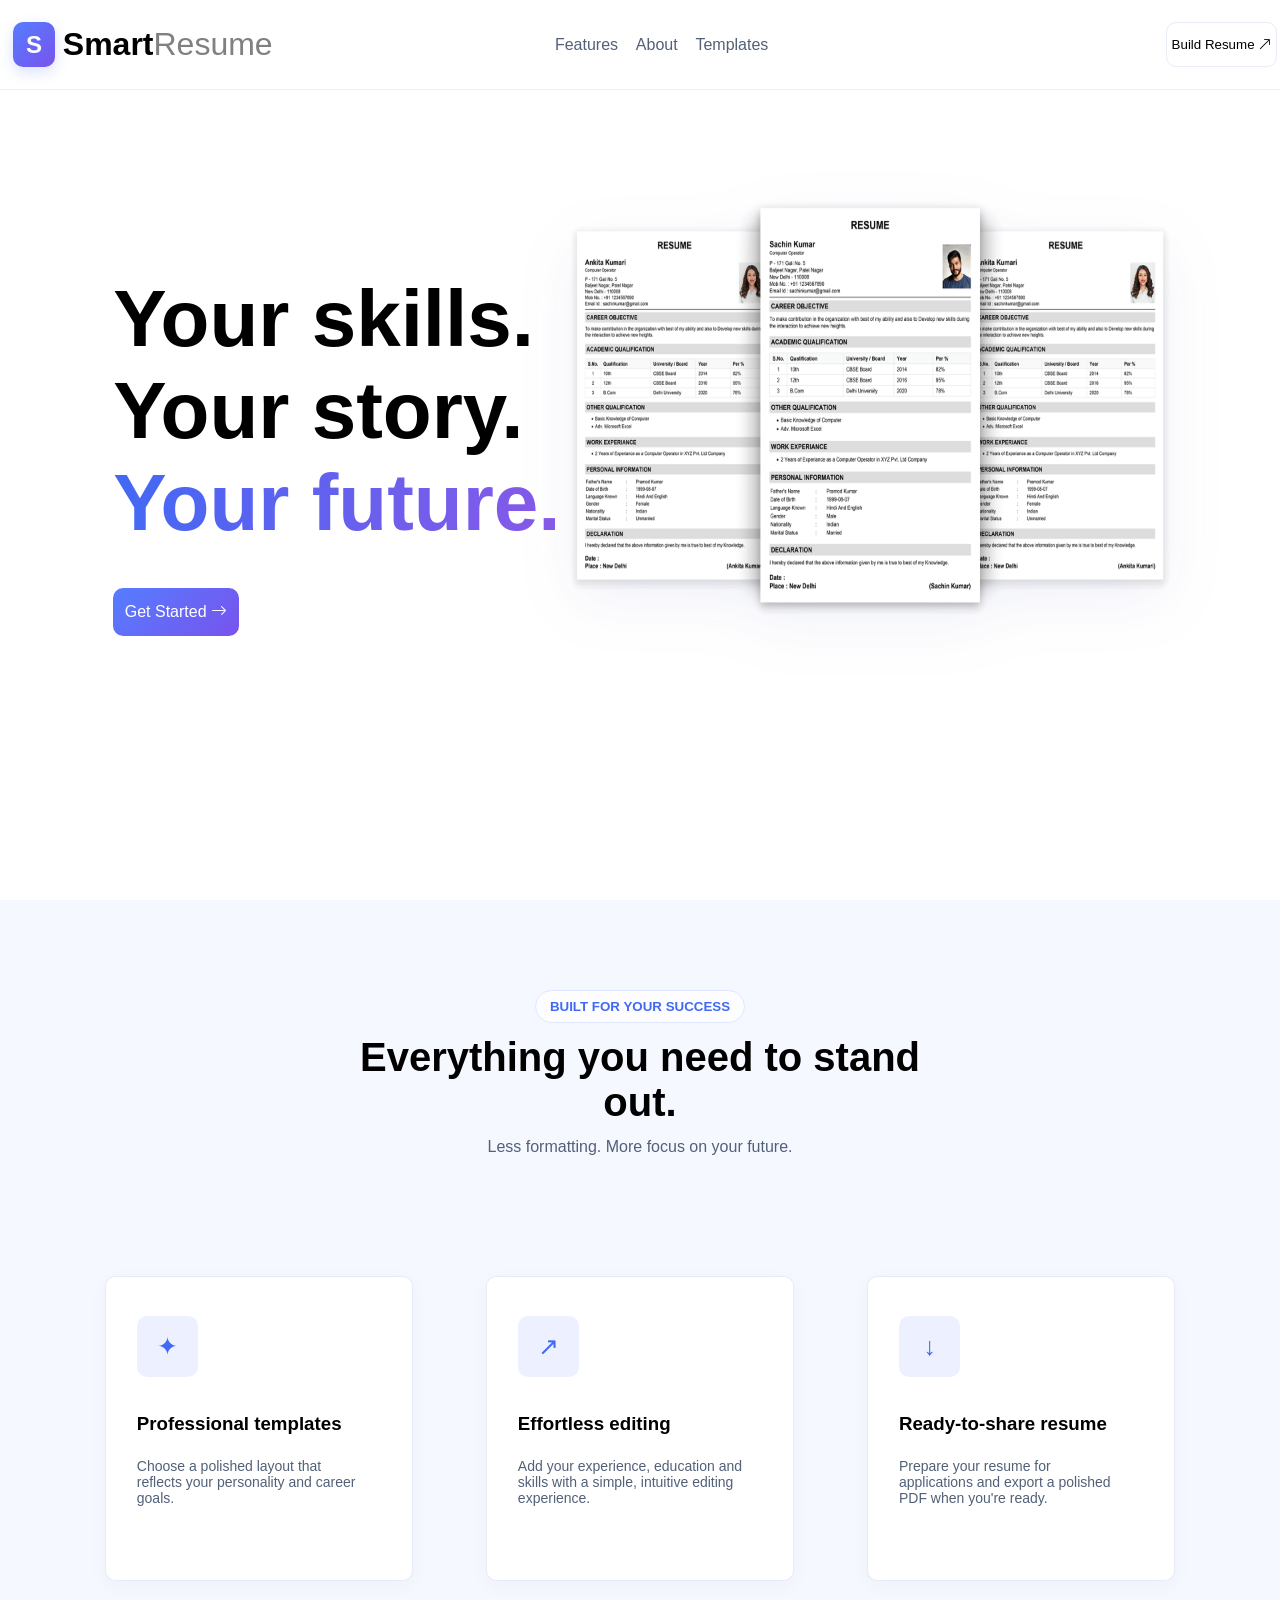
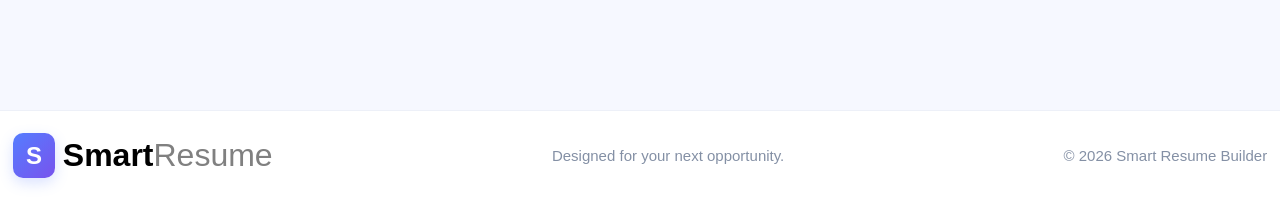
<file: index.html>
<!DOCTYPE html>
<html lang="en">
<head>
    <meta charset="UTF-8">
    <meta name="viewport" content="width=device-width, initial-scale=1.0">
    <title>Smart Resume Builder</title>
    <link rel="shortcut icon" href="Smart-Resume-Sparkle-Icon.png" type="image/x-icon">
    <link rel="stylesheet" href="style.css">
</head>
<body>
    <main>
        <header>
            <a href="index.html">
                <div class="logo">
                    <h2>S</h2><h1>Smart<span class="head-grey">Resume</span></h1>
                </div>
            </a>
            <nav>
                <a href="#features" class="nav-btn">Features</a><a href="#about" class="nav-btn">About</a><a href="templates.html" class="nav-btn">Templates</a>
            </nav>
            <a href="editor.html"><button class="get-started" id="choose" data-template="custom">Build Resume <i class="bi bi-arrow-up-right"></i></button></a>
        </header>
        <section class="hero" id="about">
            <h2>
                Your skills.
                Your story.
                <span>Your future.</span>
            </h2>
            <div class="image-container">
                <img src="resumeDash.webp" alt="resume">
            </div>
            <a href="templates.html"><button class="create-resume">Get Started <i class="bi bi-arrow-right"></i></button></a>
        </section>
        <section id="features" class="features">
            <small>BUILT FOR YOUR SUCCESS</small>
            <h2>Everything you need to stand 
                out.</h2>
            <p>Less formatting. More focus on your future.</p>
            <section class="card-container">
                <section class="card">
                    <div class="icon">✦</div>
                    <div class="content">
                        <h3>Professional templates</h3>
                        <p>Choose a polished layout that reflects your personality 
                        and career goals.</p>
                    </div>
                </section>
                <section class="card">
                    <div class="icon">↗</div>
                    <div class="content">
                        <h3>Effortless editing</h3>
                        <p>Add your experience, education and skills with a simple, 
                        intuitive editing experience.</p>
                    </div>
                </section>
                <section class="card">
                    <div class="icon">↓</div>
                    <div class="content">
                        <h3>Ready-to-share resume</h3>
                        <p>Prepare your resume for applications and export a 
                        polished PDF when you're ready.</p>
                    </div>
                </section>
            </section>
        </section>
        <footer>
            <a href="index.html">
                <div class="logo">
                    <h2>S</h2><h1>Smart<span class="head-grey">Resume</span></h1>
                </div>
            </a>
            <p>Designed for your next opportunity.</p>
            <span class="foot-span">© 2026 Smart Resume Builder</span>
        </footer>
    </main>
    <script src="template.js"></script>
</body>
</html>
</file>
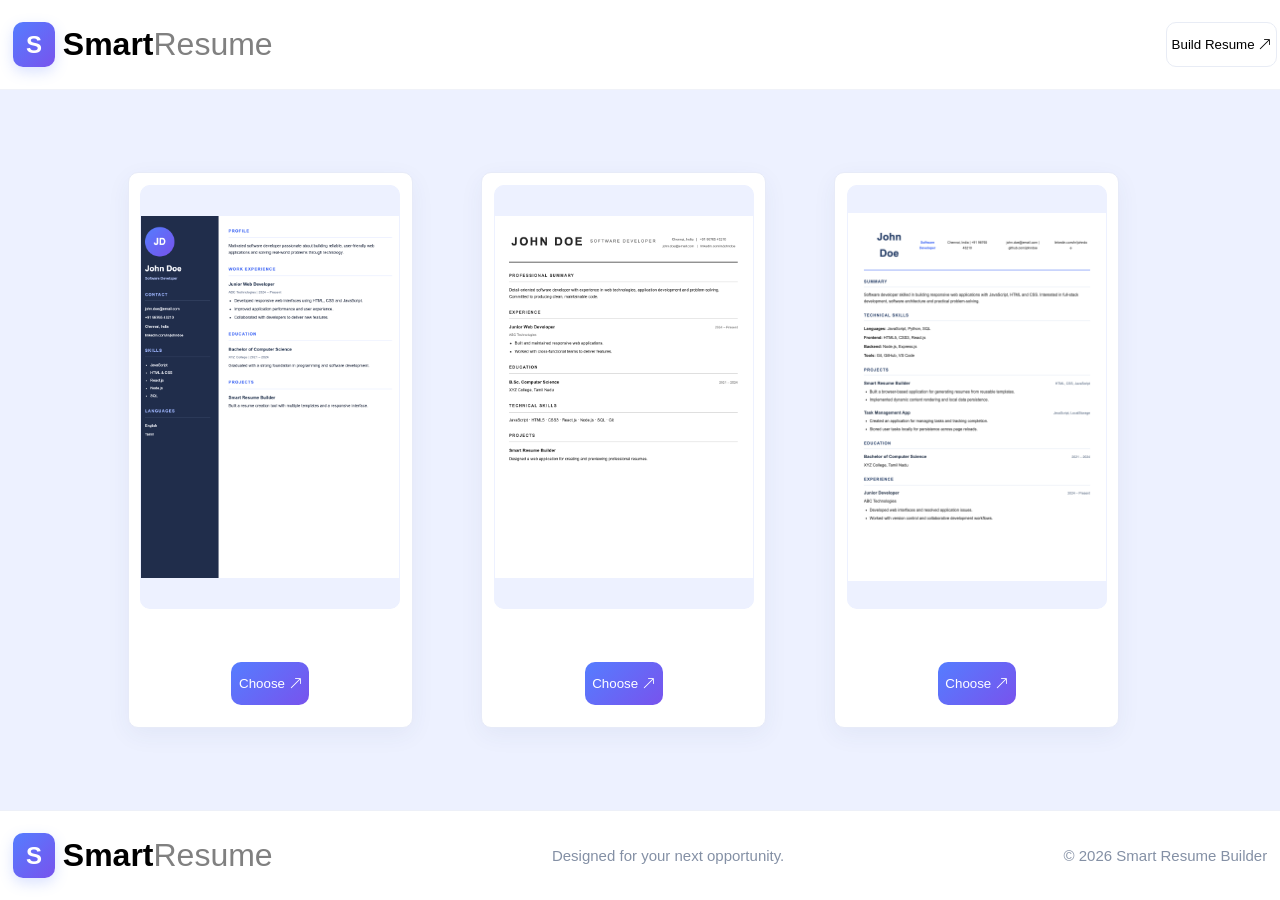
<file: templates.html>
<!DOCTYPE html>
<html lang="en">
<head>
    <meta charset="UTF-8">
    <meta name="viewport" content="width=device-width, initial-scale=1.0">
    <title>Smart Resume Builder</title>
    <link rel="shortcut icon" href="Smart-Resume-Sparkle-Icon.png" type="image/x-icon">
    <link rel="stylesheet" href="style.css">
</head>
<body>
    <main>
        <header>
            <a href="index.html">
                <div class="logo">
                    <h2>S</h2><h1>Smart<span class="head-grey">Resume</span></h1>
                </div>
            </a>
            <!-- <nav>
                <a href="#features" class="nav-btn">Features</a><a href="#about" class="nav-btn">About</a><a href="templates.html" class="nav-btn">Templates</a>
            </nav> -->
            <a href="editor.html"><button class="get-started" id="choose" data-template="custom">Build Resume <i class="bi bi-arrow-up-right"></i></button></a>
        </header>
        <section class="templates-container">
            <section class="template-cards">
                <section class="template-image"><img src="modern-preview.png"></section>
                <button class="choose" data-template="modern">Choose <i class="bi bi-arrow-up-right"></i></button>
            </section>
            <section class="template-cards">
                <section class="template-image"><img src="minimal-preview.png"></section>
                <button class="choose" data-template="minimal">Choose <i class="bi bi-arrow-up-right"></i></button>
            </section>
            <section class="template-cards">
                <section class="template-image"><img src="developer-preview.png"></section>
                <button class="choose" data-template="developer">Choose <i class="bi bi-arrow-up-right"></i></button>
            </section>
        </section>
        <footer>
            <a href="index.html">
                <div class="logo">
                    <h2>S</h2><h1>Smart<span class="head-grey">Resume</span></h1>
                </div>
            </a>
            <p>Designed for your next opportunity.</p>
            <span class="foot-span">© 2026 Smart Resume Builder</span>
        </footer>
    </main>
    <script src="template.js"></script>
</body>
</html>
</file>
<file: style.css>
@import url("https://cdn.jsdelivr.net/npm/bootstrap-icons@1.13.1/font/bootstrap-icons.min.css");

*{
    padding: 0;
    margin: 0;
    box-sizing: border-box;
    scrollbar-width: none;
    font-family: Inter, "Segoe UI", Arial, sans-serif;
    scroll-behavior: smooth;
}

:root {
    --accent-blue: #557dff;
    --accent-purple: #7853ed;
    --surface-border: #e8ecf5;
    --surface-shadow: 0 12px 35px rgba(46, 62, 120, 0.08);
    --surface-shadow-hover: 0 22px 45px rgba(55, 73, 145, 0.15);
    --ease-smooth: cubic-bezier(.22, 1, .36, 1);
    --theme-bg : white;
    --theme-font : black;
}

/* Styles for Home Page */

a{
    text-decoration: none;
}

main{
    width: 100vw;
    height: 100vh;
}

header{
    width: 100%;
    height: 10%;
    display: flex;
    justify-content: space-between;
    align-items: center;
    border-bottom: 1px solid #f0f2f8;
    background-color: white;
    padding: 1%;
}

.logo{
    display: flex;
    align-items: center;
    gap: 3%;
    cursor: pointer;
    color: black;
    width: fit-content;
}

.logo h2{
    background: linear-gradient(135deg, #557dff, #7853ed);
    color: white;
    width: 50px;
    height: 45px;
    padding: 1%;
    display: flex;
    justify-content: center;
    align-items: center;
    border-radius: 10px;
}

.head-grey{
    color: grey;
    font-weight: 400;
}

nav{
    display: flex;
    gap: 10%;
    position: relative;
    right: 6%;
}

nav a{
    text-decoration: none;
    align-items: center;
    color: #526078;
}

.get-started{
    width: 110%;
    height: 45px;
    border-radius: 10px;
    background-color: transparent;
    border: 1px solid #e8ecf5;
    cursor: pointer;
    transition: 0.3s;
    padding: 1%;
}

.get-started:hover{
    transform: translateY(-3px);
}

header {
    position: relative;
    z-index: 5;
    transition: box-shadow .3s ease;
}

header:focus-within {
    box-shadow: 0 8px 25px rgba(40, 60, 120, .06);
}

.logo h2 {
    position: relative;
    overflow: hidden;
    box-shadow: 0 5px 14px rgba(85, 125, 255, .22);
    transition: transform .35s var(--ease-smooth),
                box-shadow .35s ease;
}

.logo:hover h2 {
    transform: rotate(-5deg) scale(1.06);
    box-shadow: 0 9px 22px rgba(85, 125, 255, .3);
}

nav a {
    position: relative;
    transition: color .25s ease;
}

nav a::after {
    content: "";
    position: absolute;
    left: 0;
    bottom: -7px;
    width: 100%;
    height: 2px;
    border-radius: 10px;
    background: linear-gradient(90deg, var(--accent-blue), var(--accent-purple));
    transform: scaleX(0);
    transform-origin: left;
    transition: transform .3s var(--ease-smooth);
}

nav a:hover {
    color: var(--accent-blue);
}

nav a:hover::after {
    transform: scaleX(1);
}

.hero{
    width: 100%;
    height: 90%;
    padding: 1%;
}

.hero h2{
    white-space: pre-line;
    font-size: 80px;
    position: relative;
    left: 8%;
    top: 10%;
    width: fit-content;
}

.hero h2 span{
    background: linear-gradient(100deg, #4169f5, #8958e8);
    background-clip: text;
    -webkit-background-clip: text;
    color: transparent;
}

.image-container{
    width: 50%;
    height: 50%;
    position: absolute;
    top: 20%;
    right: 7%;
}

.image-container img{
    width: 100%;
    height: 100%;
}

.create-resume{
    width: 10%;
    height: 6%;
    font-size: 16px;
    font-weight: 500;
    color: white;
    background: linear-gradient(135deg, #557dff, #7853ed);
    border-radius: 10px;
    border: none;
    cursor: pointer;
    position: relative;
    top: 15%;
    left: 8%;
    transition: 0.3s;
}

.create-resume:hover{
    transform: translateY(-3px);
}

html {
    scroll-behavior: smooth;
}

body {
    -webkit-font-smoothing: antialiased;
}

main {
    overflow-x: clip;
}

::selection {
    background: rgba(85, 125, 255, 0.2);
    color: #243d94;
}

.features{
    width: 100%;
    height: 90%;
    text-align: center;
    background-color: #f6f8ff;
    padding: 1%;
    padding-top: 7%;
}

.features small{
    color: #4169f4;
    letter-spacing: 2%;
    word-spacing: 2%;
}

.features h2{
    white-space: pre-line;
    font-size: 40px;
    margin-top: 1%;
    margin-bottom: 1%;
}

.features p{
    color: #526078;
    font-weight: 100;
    margin-bottom: 2%;
}

.features .card-container{
    width: 100%;
    height: 70%;
    display: flex;
    padding: 1%;
    gap: 6%;
    align-items: center;
    justify-content: center;
}

.features .card-container .card{
    width: 25%;
    transition: 0.5s;
    height:  65%;
    background-color: white;
    position: relative;
    border-radius: 10px;
    padding: 1%;
}

.features .card-container .card .icon{
    width: 20%;
    height: 20%;
    background-color: #edf1ff;
    color: #4169f4;
    position: absolute;
    left: 10%;
    top: 13%;
    border-radius: 10px;
    display: flex;
    align-items: center;
    justify-content: center;
    font-size: 25px;
    font-weight: 500;
}

.features .card-container .card .content{
    text-align: left;
    width: 75%;
    height: fit-content;
    position: absolute;
    top: 45%;
    left: 10%;
}

.features .card-container .card .content p{
    color: #526078;
    font-weight: lighter;
    font-size: 14px;
    margin-top: 10%;
}

.features .card-container .card:hover{
    transform: translateY(-10px);
}

footer{
    width: 100%;
    height: 10%;
    padding: 1%;
    display: flex;
    align-items: center;
    justify-content: space-between;
}

footer .foot-span, footer p{
    color: #8490a5;
    font-size: 15px;
}


/* Styles for Templates Page */

.templates-container{
    width: 100%;
    height: 80%;
    background-color: #edf1ff;
    display: flex;
    align-items: center;
    gap: 6%;
    padding: 1%;
    flex-wrap: nowrap;
    overflow-x: scroll;
    padding-left: 10%;
}

.templates-container .template-cards{
    width: 25%;
    height: 80%;
    background-color: white;
    flex: 0 0 25%;
    border-radius: 10px;
    padding: 1%;
    transition: 0.5s;
}

.templates-container .template-cards .template-image{
    width: 100%;
    height: 80%;
    border-radius: 10px;
    background-color: #edf1ff;
}

.templates-container .template-cards .template-image img{
    width: 100%;
    height: 100%;
    border-radius: 10px;
    border: 1px solid #edf1ff;
    object-fit: contain;
}

.choose{
    width: 30%;
    height: 8%;
    background: linear-gradient(135deg, #557dff, #7853ed);
    border: none;
    color: white;
    border-radius: 10px;
    position: relative;
    top: 10%;
    left: 35%;
    cursor: pointer;
}

.templates-container .template-cards:hover{
    transform: translateY(-10px);
}



/* Editor Page */

.resume-main{
    width: 100%;
    height: 90%;
    display: flex;
}

.resume-section {
    width: 80%;
    height: 100%;
    padding: 35px;
    background: #edf1ff;
    display: flex;
    justify-content: center;
    align-items: flex-start;
    overflow: auto;
}

.resume {
    width: 100%;
    height: 100%;
    flex-shrink: 0;
    background: #fff;
    color: #263044;
    font-family: Inter, "Segoe UI", Arial, sans-serif;
    font-size: 12px;
    line-height: 1.65;
    box-shadow: 0 8px 35px rgba(42, 57, 100, 0.12);
    overflow-wrap: anywhere;
}

.resume p {
    margin-bottom: 8px;
}

.resume h3 {
    font-size: 12px;
    letter-spacing: 1.5px;
    margin-bottom: 14px;
}

.resume h4 {
    font-size: 13px;
    margin-bottom: 5px;
}

.resume section {
    margin-bottom: 25px;
}

.resume ul {
    padding-left: 17px;
    margin-bottom: 0;
}

.resume li {
    margin-bottom: 5px;
}

.resume .resume-meta {
    color: #78849a;
    font-size: 10px;
}

.resume-item {
    margin-bottom: 20px;
}


/* Modern Resume */

.resume-modern {
    display: grid;
    grid-template-columns: 245px minmax(0, 1fr);
    font-family: Inter, "Segoe UI", Arial, sans-serif;
}

.resume-modern .modern-sidebar {
    background: #202d4b;
    color: #f8faff;
    padding: 40px 25px;
}

.resume-modern .modern-avatar {
    width: 88px;
    height: 88px;
    border-radius: 50%;
    background: linear-gradient(135deg, #557dff, #7853ed);
    color: white;
    display: flex;
    align-items: center;
    justify-content: center;
    font-size: 28px;
    font-weight: 700;
    margin-bottom: 20px;
}

.resume-modern .modern-sidebar h2 {
    font-size: 24px;
    line-height: 1.3;
    margin-bottom: 5px;
}

.resume-modern .modern-role {
    color: #b7c8ff;
    font-size: 12px;
    margin-bottom: 30px;
}

.resume-modern .modern-sidebar section {
    margin-top: 28px;
    margin-bottom: 25px;
}

.resume-modern .modern-sidebar h3 {
    color: #9fb6ff;
    border-bottom: 1px solid #465577;
    padding-bottom: 8px;
}

.resume-modern .modern-sidebar p,
.resume-modern .modern-sidebar li {
    font-size: 11px;
    overflow-wrap: anywhere;
}

.resume-modern .modern-sidebar ul {
    padding-left: 16px;
}

.resume-modern .modern-content {
    padding: 43px 30px;
}

.resume-modern .modern-content section {
    margin-bottom: 30px;
}

.resume-modern .modern-content h3 {
    color: #4169f5;
    border-bottom: 2px solid #e6ebff;
    padding-bottom: 8px;
}

.resume-modern .modern-content h4 {
    color: #263650;
}

/* Minimal Resume */

.resume-minimal {
    padding: 48px 55px;
    color: #252525;
    background: #fff;
}

.resume-minimal .minimal-header {
    text-align: center;
    padding-bottom: 25px;
    margin-bottom: 30px;
    border-bottom: 2px solid #252525;
}

.resume-minimal .minimal-header h1 {
    font-size: 34px;
    letter-spacing: 5px;
    margin-bottom: 8px;
}

.resume-minimal .minimal-header > p {
    font-size: 12px;
    letter-spacing: 3px;
    color: #555;
}

.resume-minimal .minimal-contact {
    color: #666;
    font-size: 10px;
    line-height: 2;
    overflow-wrap: anywhere;
}

.resume-minimal section {
    margin-bottom: 27px;
}

.resume-minimal h3 {
    font-size: 12px;
    letter-spacing: 1.8px;
    border-bottom: 1px solid #b8b8b8;
    padding-bottom: 8px;
    color: #333;
}

.resume-minimal h4 {
    font-size: 13px;
}

.resume-minimal .minimal-item {
    margin-bottom: 18px;
}

.resume-minimal .minimal-row {
    display: flex;
    justify-content: space-between;
    align-items: baseline;
    gap: 12px;
}

.resume-minimal .minimal-row h4 {
    margin-bottom: 4px;
}

.resume-minimal .minimal-row span {
    color: #777;
    font-size: 10px;
    flex-shrink: 0;
}

.resume-minimal .resume-meta {
    color: #777;
}

/* Developer Resume */

.resume-developer {
    padding: 45px 55px;
    background: #fff;
    color: #222;
    font-size: 12px;
    line-height: 1.6;
}

.resume-developer .developer-header {
    text-align: center;
    border-bottom: 2px solid #4169f5;
    padding-bottom: 20px;
    margin-bottom: 25px;
}

.resume-developer .developer-header h1 {
    font-size: 31px;
    color: #263f68;
    margin-bottom: 5px;
}

.resume-developer .developer-title {
    font-size: 15px;
    font-weight: 600;
    color: #4169f5;
    margin-bottom: 10px;
}

.resume-developer .developer-header p {
    margin-bottom: 4px;
    font-size: 10px;
    overflow-wrap: anywhere;
}


.resume-developer section {
    margin-bottom: 24px;
}

.resume-developer h3 {
    color: #263f68;
    font-size: 12px;
    letter-spacing: 1.3px;
    border-bottom: 1px solid #ccd7ec;
    padding-bottom: 7px;
    margin-bottom: 13px;
}

.resume-developer h4 {
    color: #27354a;
}

.resume-developer .developer-row {
    display: flex;
    justify-content: space-between;
    align-items: baseline;
    gap: 12px;
}

.resume-developer .developer-row h4 {
    margin-bottom: 5px;
}

.resume-developer .developer-row span {
    color: #64748b;
    font-size: 10px;
    flex-shrink: 0;
}

.resume-developer .developer-item {
    margin-bottom: 20px;
}

.resume-custom {
    box-sizing: border-box;
    width: 100%;
    max-width: 794px;
    min-height: 1123px;
    margin: 0 auto;
    padding: 42px;
    background: #fff;
    color: #252525;
    font-family: Arial, sans-serif;
    line-height: 1.5;
}

.custom-header {
    padding-bottom: 18px;
    margin-bottom: 20px;
    border-bottom: 2px solid #333;
    overflow-wrap: anywhere;
}

.custom-header h1 {
    margin: 0 0 5px;
    font-size: 30px;
}

.custom-header p {
    margin: 4px 0;
    font-size: 12px;
}

.custom-sortable {
    min-height: 300px;
}

.custom-resume-section {
    margin-bottom: 22px;
    padding: 10px;
    border: 1px solid transparent;
    border-radius: 5px;
    overflow-wrap: anywhere;
}

.custom-resume-section:hover {
    border-color: #c9d5e8;
    background: #f8faff;
}

.custom-resume-section h3 {
    display: flex;
    align-items: center;
    justify-content: space-between;
    gap: 12px;
    padding-bottom: 6px;
    margin: 0 0 10px;
    border-bottom: 1px solid #ccc;
    font-size: 15px;
    letter-spacing: 1px;
}

.drag-handle {
    flex-shrink: 0;
    font-size: 11px;
    font-weight: normal;
    letter-spacing: 0;
    color: #4263a5;
    cursor: grab;
    user-select: none;
}

.drag-handle:active {
    cursor: grabbing;
}

.section-placeholder {
    height: 65px;
    margin-bottom: 22px;
    border: 2px dashed #7c94c5;
    border-radius: 5px;
    background: #edf2ff;
}

.custom-resume-section p,
.custom-resume-section li {
    font-size: 12px;
}

/* Resume Editer Style */

.resume-main {
    height: 90%;
    min-height: 0;
    overflow: hidden;
}

.resume-section {
    width: 75%;
    min-width: 0;
    height: 100%;
    padding: 35px;
    overflow: auto;
}

.resume-section .resume {
    width: 100%;
    height: max-content;
    min-height: 100%;
}

.editor {
    width: 25%;
    min-width: 280px;
    max-width: 420px;
    height: 100%;
    padding: 22px 18px;
    background: #ffffff;
    border-left: 1px solid #e8ecf5;
    overflow-y: auto;
    scrollbar-width: thin;
}

.editor-heading {
    margin-bottom: 24px;
}

.editor-heading h2 {
    font-size: 21px;
    color: #263650;
    margin-bottom: 7px;
}

.editor-heading p {
    color: #8490a5;
    font-size: 12px;
    line-height: 1.6;
}

#resume-form {
    display: flex;
    flex-direction: column;
    gap: 18px;
}

#resume-form fieldset {
    border: 1px solid #e5eaf5;
    border-radius: 12px;
    padding: 15px;
    min-width: 0;
}

#resume-form legend {
    padding: 0 7px;
    color: #4169f5;
    font-size: 12px;
    font-weight: 700;
    letter-spacing: 0.5px;
}

#resume-form label {
    display: block;
    margin: 13px 0 7px;
    color: #39465e;
    font-size: 12px;
    font-weight: 600;
}

#resume-form label:first-of-type {
    margin-top: 3px;
}

#resume-form input,
#resume-form textarea {
    display: block;
    width: 100%;
    padding: 11px 12px;
    border: 1px solid #dfe5f0;
    border-radius: 8px;
    background: #fafbff;
    color: #263044;
    font-size: 12px;
    outline: none;
    transition: border-color 0.2s, box-shadow 0.2s,
                background-color 0.2s;
}

#resume-form textarea {
    resize: vertical;
    min-height: 75px;
    line-height: 1.6;
}

#resume-form input::placeholder,
#resume-form textarea::placeholder {
    color: #a0a9ba;
}

#resume-form input:focus,
#resume-form textarea:focus {
    border-color: #6681ff;
    background: #ffffff;
    box-shadow: 0 0 0 3px rgba(85, 125, 255, 0.12);
}

#resume-form small {
    display: block;
    margin-top: 6px;
    color: #8490a5;
    font-size: 10px;
    line-height: 1.5;
}

.editor-actions {
    display: flex;
    gap: 10px;
    position: sticky;
    bottom: -22px;
    padding: 14px 0;
    background: #ffffff;
}

#resume-form [data-add] {
    width: 100%;
    margin-top: 12px;
    padding: 11px;
    color: #5556d8;
    background: #eeeefe;
    border: 1px dashed #b8b9f5;
    border-radius: 8px;
    font-size: 12px;
    font-weight: 700;
    cursor: pointer;
    transition: background 0.2s;
}

#resume-form [data-add]:hover {
    background: #e2e3ff;
}

#resume-form [data-remove],
#resume-form .remove-entry {
    margin: 0 0 12px auto;
    padding: 7px 10px;
    color: #d64545;
    background: #fff0f0;
    border: 1px solid #ffdada;
    border-radius: 6px;
    font-size: 11px;
    font-weight: 700;
    cursor: pointer;
    margin-left: 10px;
}

#resume-form [data-remove]:hover,
#resume-form .remove-entry:hover {
    background: #ffe2e2;
}


.editor-actions button {
    flex: 1;
    min-height: 42px;
    padding: 10px;
    border-radius: 9px;
    font-size: 12px;
    font-weight: 600;
    cursor: pointer;
    transition: transform 0.2s, background-color 0.2s;
}

.reset-resume {
    color: #526078;
    background: #f3f5fa;
    border: 1px solid #e5eaf5;
}

.print-resume {
    color: #ffffff;
    background: linear-gradient(135deg, #557dff, #7853ed);
    border: none;
}

.editor-actions button:hover {
    transform: translateY(-2px);
}

.get-started,
.create-resume,
.choose,
.print-resume,
.reset-resume {
    position: relative;
    overflow: hidden;
    isolation: isolate;
    transition: transform .3s var(--ease-smooth),box-shadow .3s ease,border-color .3s ease,background-color .3s ease;
}

.get-started:hover,
.create-resume:hover,
.choose:hover,
.print-resume:hover,
.reset-resume:hover {
    transform: translateY(-3px);
    box-shadow: 0 9px 22px rgba(73, 91, 175, .16);
}

.create-resume:hover,
.choose:hover,
.print-resume:hover {
    box-shadow: 0 10px 25px rgba(85, 105, 240, .3);
}

.get-started:active,
.create-resume:active,
.choose:active,
.print-resume:active,
.reset-resume:active {
    transform: scale(.97);
}

.create-resume::before,
.choose::before,
.print-resume::before {
    content: "";
    position: absolute;
    z-index: -1;
    inset: 0;
    background: linear-gradient(110deg,transparent 20%,rgba(255, 255, 255, .28) 45%,transparent 70%);
    transform: translateX(-120%);
    transition: transform .65s ease;
}

.create-resume:hover::before,
.choose:hover::before,
.print-resume:hover::before {
    transform: translateX(120%);
}

footer {
    border-top: 1px solid rgba(230, 234, 245, .7);
}

footer a {
    transition: color .25s ease;
}

.hero h2 {
    animation: heroTitleEnter .9s var(--ease-smooth) both;
}

.hero .image-container {
    animation: heroImageEnter 1.1s .12s var(--ease-smooth) both;
}

.hero .create-resume {
    animation: heroButtonEnter .8s .25s var(--ease-smooth) both;
}

.image-container img {
    transition: transform .6s var(--ease-smooth),filter .5s ease;
    filter: drop-shadow(0 18px 30px rgba(64, 82, 160, .08));
}

.image-container:hover img {
    transform: translateY(-5px) scale(1.015);
    filter: drop-shadow(0 22px 35px rgba(64, 82, 160, .15));
}

.features {
    position: relative;
    overflow: hidden;
}

.features small {
    display: inline-block;
    padding: 8px 14px;
    border: 1px solid #dfe6ff;
    border-radius: 30px;
    background: rgba(255, 255, 255, .75);
    font-weight: 650;
    animation: fadeInUp .7s .1s both;
}

.features h2 {
    animation: fadeInUp .8s .18s both;
}

.features > p {
    animation: fadeInUp .8s .25s both;
}

.features .card-container .card {
    border: 1px solid rgba(228, 233, 247, .9);
    box-shadow: 0 5px 20px rgba(45, 62, 120, .035);
    overflow: hidden;
    isolation: isolate;
    transition: transform .45s var(--ease-smooth), box-shadow .4s ease, border-color .3s ease;
    animation: cardEnter .75s var(--ease-smooth) both;
}

.features .card-container .card:nth-child(2) {
    animation-delay: .12s;
}

.features .card-container .card:nth-child(3) {
    animation-delay: .24s;
}

.features .card-container .card::before {
    content: "";
    position: absolute;
    top: 0;
    left: 0;
    width: 100%;
    height: 3px;
    background: linear-gradient(90deg, var(--accent-blue), var(--accent-purple));
    transform: scaleX(0);
    transform-origin: left;
    transition: transform .4s ease;
}

.features .card-container .card:hover {
    transform: translateY(-10px);
    border-color: #d7deff;
    box-shadow: var(--surface-shadow-hover);
}

.features .card-container .card:hover::before {
    transform: scaleX(1);
}

.features .card-container .card .icon {
    transition: transform .4s var(--ease-smooth),background-color .3s ease,box-shadow .3s ease;
}

.features .card-container .card:hover .icon {
    transform: translateY(-4px) rotate(-4deg);
    background: #e3e9ff;
    box-shadow: 0 7px 18px rgba(85, 125, 255, .12);
}

.features .card-container .card .content h3 {
    transition: color .25s ease;
}

.features .card-container .card:hover .content h3 {
    color: #4d65db;
}

.templates-container {
    scroll-behavior: smooth;
    scrollbar-width: thin;
    scrollbar-color: #aebdff transparent;
}

.templates-container .template-cards {
    position: relative;
    overflow: hidden;
    border: 1px solid #e7ebf8;
    box-shadow: 0 7px 25px rgba(45, 62, 120, .06);
    transition:
        transform .45s var(--ease-smooth),
        box-shadow .4s ease,
        border-color .3s ease;
    animation: cardEnter .7s var(--ease-smooth) both;
}

.templates-container .template-cards:nth-child(2) {
    animation-delay: .1s;
}

.templates-container .template-cards:nth-child(3) {
    animation-delay: .2s;
}

.templates-container .template-cards:hover {
    transform: translateY(-8px);
    border-color: #d6deff;
    box-shadow: var(--surface-shadow-hover);
}

.templates-container .template-cards .template-image {
    overflow: hidden;
}

.templates-container .template-cards .template-image img {
    transition: transform .6s var(--ease-smooth);
}

.templates-container .template-cards:hover .template-image img {
    transform: scale(1.035);
}

footer {
    border-top: 1px solid rgba(230, 234, 245, .7);
}

footer a {
    transition: color .25s ease;
}

@media print {
    body * {
        visibility: hidden;
    }

    #resume-section,
    #resume-section * {
        visibility: visible;
    }

    #resume-section {
        position: absolute;
        inset: 0;
        width: 100%;
        height: auto;
        padding: 0;
        overflow: visible;
        background: #ffffff;
    }

    #resume-section > .resume {
        width: 100%;
        min-height: 0;
        box-shadow: none;
    }

    .resume-custom .custom-section-heading {
        border-bottom: none;
    }

    .resume-custom .custom-drag-handle,
    .resume-custom .custom-remove-section {
        display: none;
    }

    .resume-custom .custom-resume-section {
        border-color: transparent;
        padding: 0;
        margin-bottom: 16px;
        break-inside: avoid;
    }
}

@media screen and (min-width: 1000px){
    .resume-section{
        font-size: 12px;
        line-height: 1.4;
        width: 100%;
        height: 100%;
    }
}

@media screen and (max-width: 767px){
    header {
        height: auto;
        min-height: 70px;
        padding: 12px 4%;
        gap: 12px;
        flex-wrap: wrap;
    }

    .logo {
        gap: 10px;
    }

    .logo h2 {
        width: 40px;
        height: 40px;
        padding: 0;
        flex-shrink: 0;
    }

    nav {
        position: static;
        right: auto;
        order: 3;
        width: 100%;
        justify-content: space-between;
        gap: 8px;
        padding: 8px 0;
    }

    nav a {
        font-size: 12px;
        white-space: nowrap;
    }

    .get-started {
        width: auto;
        height: 38px;
        padding: 0 12px;
        white-space: nowrap;
    }

    .hero {
        height: auto;
        min-height: 0;
        padding: 40px 5% 50px;
        display: flex;
        flex-direction: column;
        align-items: flex-start;
    }

    .hero h2 {
        position: static;
        left: auto;
        top: auto;
        width: 100%;
        font-size: clamp(34px, 8vw, 48px);
        line-height: 1.15;
        white-space: pre-line;
    }

    .image-container {
        position: relative;
        top: auto;
        right: auto;
        width: 100%;
        height: auto;
        aspect-ratio: 4 / 3;
        margin-top: 25px;
    }

    .image-container img {
        width: 100%;
        height: 100%;
        object-fit: contain;
    }

    .create-resume {
        position: static;
        width: 180px;
        height: 48px;
        margin-top: 25px;
        font-size: 14px;
    }

    .features {
        width: 100%;
        height: auto;
        padding: 55px 5%;
    }

    .features small {
        letter-spacing: 1px;
        word-spacing: normal;
    }

    .features h2 {
        font-size: clamp(27px, 6vw, 34px);
        line-height: 1.25;
        margin: 15px 0;
    }

    .features p {
        line-height: 1.6;
    }

    .features .card-container {
        width: 100%;
        height: auto;
        padding: 0;
        margin-top: 30px;
        display: flex;
        flex-direction: column;
        gap: 18px;
    }

    .features .card-container .card {
        position: relative;
        width: 100%;
        height: auto;
        min-height: 210px;
        flex: none;
        padding: 22px;
        border: 1px solid #edf0f7;
        border-radius: 14px;
    }

    .features .card-container .card .icon {
        position: static;
        width: 55px;
        height: 55px;
        font-size: 23px;
        margin-bottom: 18px;
    }

    .features .card-container .card .content {
        position: static;
        width: 100%;
        height: auto;
        text-align: left;
    }

    .features .card-container .card .content p {
        font-size: 13px;
        margin-top: 10px;
        margin-bottom: 0;
    }

    .templates-container {
        width: 100%;
        height: 80%;
        padding: 25px 5%;
        padding-top: 25%;
        gap: 18px;
        overflow-x: auto;
        overflow-y: hidden;
        align-items: stretch;
        scroll-snap-type: x mandatory;
        -webkit-overflow-scrolling: touch;
    }

    .templates-container .template-cards {
        width: 82%;
        flex: 0 0 82%;
        min-width: 0;
        height: 400px;
        padding: 12px;
        border-radius: 12px;
        scroll-snap-align: center;
    }

    .templates-container .template-cards .template-image {
        width: 100%;
        height: 78%;
    }

    .templates-container .template-cards .template-image img {
        object-fit: contain;
    }

    .choose {
        display: block;
        position: static;
        width: 100%;
        height: 42px;
        margin-top: 15px;
        transform: none;
    }

    .resume-main {
        width: 100%;
        height: auto;
        min-height: 0;
        overflow: visible;
        display: flex;
        flex-direction: column;
    }

    .resume-section {
        width: 100%;
        min-width: 0;
        height: auto;
        min-height: 0;
        padding: 16px 10px;
        display: block;
        overflow-x: auto;
        overflow-y: visible;
    }

    .resume-section .resume {
        width: 100%;
        min-width: 0;
        height: max-content;
        min-height: 0;
        flex-shrink: 0;
    }

    .editor {
        width: 100%;
        min-width: 0;
        max-width: none;
        height: auto;
        padding: 24px 16px;
        overflow: visible;
        border-left: none;
        border-top: 1px solid #e8ecf5;
    }

    .editor-heading {
        margin-bottom: 20px;
    }

    #resume-form {
        gap: 16px;
    }

    #resume-form fieldset {
        padding: 14px;
    }

    #resume-form input,
    #resume-form textarea {
        font-size: 16px;
    }

    .editor-actions {
        position: sticky;
        bottom: 0;
        z-index: 2;
        padding: 12px 0;
    }

    .resume-modern {
        grid-template-columns: 34% minmax(0, 1fr);
    }

    .resume-modern .modern-sidebar {
        padding: 20px 10px;
    }

    .resume-modern .modern-avatar {
        width: 52px;
        height: 52px;
        font-size: 19px;
    }

    .resume-modern .modern-sidebar h2 {
        font-size: 16px;
        overflow-wrap: anywhere;
    }

    .resume-modern .modern-sidebar p,
    .resume-modern .modern-sidebar li {
        font-size: 9px;
        overflow-wrap: anywhere;
    }

    .resume-modern .modern-content {
        padding: 22px 12px;
        min-width: 0;
    }

    .resume-minimal {
        padding: 25px 15px;
    }

    .resume-minimal .minimal-header h1 {
        font-size: 25px;
        letter-spacing: 2px;
        overflow-wrap: anywhere;
    }

    .resume-minimal .minimal-row {
        flex-wrap: wrap;
        gap: 4px;
    }

    .resume-minimal .minimal-row span {
        white-space: normal;
    }

    .resume-developer {
        padding: 25px 15px;
    }

    .resume-developer .developer-header h1 {
        font-size: 25px;
        overflow-wrap: anywhere;
    }

    .resume-developer .developer-row {
        flex-wrap: wrap;
        gap: 4px;
    }

    footer {
        width: 100%;
        height: auto;
        min-height: 70px;
        padding: 18px 5%;
        gap: 12px;
        flex-wrap: wrap;
    }

    footer .foot-span,
    footer p {
        font-size: 12px;
    }
}

@media (max-width: 650px) {
    .resume-main {
        display: flex;
        flex-direction: column;
        gap: 0;
    }

    .section-toolbox {
        width: 100%;
        max-height: none;
        padding: 16px;
        border-right: none;
        border-bottom: 1px solid #e5eaf5;
    }

    .section-toolbox > p {
        margin-bottom: 12px;
    }

    .section-toolbox .section-card {
        width: 100%;
        min-height: 56px;
    }

    .resume-section {
        width: 100%;
        padding: 15px 10px;
        overflow-x: auto;
        overflow-y: visible;
    }

    .resume-section > .resume-custom {
        width: 100%;
        min-width: 0;
        min-height: 700px;
        padding: 16px;
    }

    .resume-custom .custom-resume-section {
        padding: 9px;
    }

    .resume-main > .editor {
        width: 100%;
        padding: 20px 14px;
    }
}

@keyframes heroTitleEnter {
    from {
        opacity: 0;
        transform: translateY(25px);
        filter: blur(5px);
    }
    to {
        opacity: 1;
        transform: translateY(0);
        filter: blur(0);
    }
}

@keyframes heroImageEnter {
    from {
        opacity: 0;
        transform: translateX(35px) scale(.97);
    }
    to {
        opacity: 1;
        transform: translateX(0) scale(1);
    }
}

@keyframes heroButtonEnter {
    from {
        opacity: 0;
        transform: translateY(15px);
    }
    to {
        opacity: 1;
        transform: translateY(0);
    }
}

@keyframes fadeInUp {
    from {
        opacity: 0;
        transform: translateY(18px);
    }
    to {
        opacity: 1;
        transform: translateY(0);
    }
}

@keyframes cardEnter {
    from {
        opacity: 0;
        transform: translateY(20px);
    }
    to {
        opacity: 1;
        transform: translateY(0);
    }
}

@keyframes resumeEnter {
    from {
        opacity: 0;
        transform: translateY(12px);
    }
    to {
        opacity: 1;
        transform: translateY(0);
    }
}

@media (prefers-reduced-motion: reduce) {
    *,
    *::before,
    *::after {
        animation-duration: .01ms !important;
        animation-iteration-count: 1 !important;
        scroll-behavior: auto !important;
        transition-duration: .01ms !important;
    }
}

@media (hover: none) {
    .features .card-container .card:hover,
    .templates-container .template-cards:hover,
    .logo:hover h2 {
        transform: none;
    }

    .features .card-container .card:hover::before {
        transform: scaleX(0);
    }
}

body.custom-editor .resume-main {
    display: grid;
    grid-template-columns: 210px minmax(0, 1fr) 320px;
    width: 100%;
    height: 90%;
    min-height: 0;
    overflow: hidden;
    background: #f6f8fc;
    gap: 0;
}

/* Toolbox container */
body.custom-editor #section-toolbox {
    display: flex;
    flex-direction: column;
    gap: 16px;
    min-width: 0;
    padding: 22px 14px;
    background: #ffffff;
    border-right: 1px solid #e8ecf5;
    overflow-y: auto;
}

body.custom-editor #section-toolbox[hidden] {
    display: none !important;
}

body.custom-editor #section-toolbox h2,
body.custom-editor #section-toolbox h3 {
    margin: 0;
    color: #202b42;
    font-size: 15px;
    font-weight: 700;
}

body.custom-editor #section-toolbox p {
    color: #8791a5;
    font-size: 12px;
    line-height: 1.6;
}

body.custom-editor #section-toolbox .section-list,
body.custom-editor #section-toolbox .toolbox-items {
    display: flex;
    flex-direction: column;
    gap: 8px;
}

/* Individual section cards */
body.custom-editor #section-toolbox .section-card {
    display: flex;
    align-items: center;
    gap: 10px;
    width: 100%;
    min-height: 46px;
    padding: 11px 12px;

    color: #475467;
    background: #ffffff;
    border: 1px solid #edf0f6;
    border-radius: 9px;

    font-family: inherit;
    font-size: 12px;
    font-weight: 600;
    text-align: left;

    cursor: pointer;
    transition: background .2s ease,
                border-color .2s ease,
                color .2s ease,
                transform .2s ease;
}

body.custom-editor #section-toolbox .section-card:hover {
    color: #4169f5;
    background: #f3f6ff;
    border-color: #dce5ff;
    transform: translateX(3px);
}

body.custom-editor #section-toolbox .section-card:active {
    transform: scale(.98);
}

body.custom-editor #section-toolbox .section-card:focus-visible {
    outline: 2px solid #557dff;
    outline-offset: 2px;
}

body.custom-editor #section-toolbox .section-card .icon,
body.custom-editor #section-toolbox .section-card svg {
    flex-shrink: 0;
    width: 18px;
    height: 18px;
    color: #7b8bb0;
}

body.custom-editor #section-toolbox .section-card:hover .icon,
body.custom-editor #section-toolbox .section-card:hover svg {
    color: #4169f5;
}

/* Resume preview area */
body.custom-editor .resume-section {
    width: auto;
    min-width: 0;
    height: 100%;
    padding: 30px;
    display: block;
    overflow: auto;
    background: #edf1ff;
}

body.custom-editor .resume-section > .resume-custom {
    width: 100%;
    max-width: 794px;
    min-height: 1123px;
    height: max-content;
    margin: 0 auto;
    padding: 42px;
    background: #ffffff;
    box-shadow: 0 8px 35px rgba(42, 57, 100, .12);
}

/* Custom section cards inside the resume */
body.custom-editor .custom-canvas {
    min-height: 300px;
}

body.custom-editor .custom-resume-section {
    margin-bottom: 18px;
    padding: 10px;
    border: 1px solid transparent;
    border-radius: 6px;
    overflow-wrap: anywhere;
    transition: background .2s ease,
                border-color .2s ease;
}

body.custom-editor .custom-resume-section:hover {
    border-color: #dce4f5;
    background: #f8faff;
}

body.custom-editor .custom-section-heading {
    display: flex;
    align-items: center;
    justify-content: space-between;
    gap: 12px;
    padding-bottom: 7px;
    margin-bottom: 10px;
    border-bottom: 1px solid #dfe4ed;
    color: #263650;
    font-size: 14px;
    letter-spacing: .7px;
}

body.custom-editor .custom-drag-handle {
    flex-shrink: 0;
    color: #557dff;
    font-size: 11px;
    font-weight: 500;
    cursor: grab;
    user-select: none;
}

body.custom-editor .custom-drag-handle:active {
    cursor: grabbing;
}

body.custom-editor .custom-remove-section {
    padding: 5px 8px;
    color: #d64545;
    background: #fff1f1;
    border: 1px solid #ffdddd;
    border-radius: 5px;
    font-size: 11px;
    cursor: pointer;
}

body.custom-editor .custom-remove-section:hover {
    background: #ffe4e4;
}

body.custom-editor .custom-section-placeholder {
    min-height: 60px;
    margin-bottom: 18px;
    background: #edf2ff;
    border: 2px dashed #7c94c5;
    border-radius: 6px;
}

/* Right-side editor panel */
body.custom-editor .editor {
    width: auto;
    min-width: 0;
    max-width: none;
    height: 100%;
    overflow-y: auto;
    background: #ffffff;
    border-left: 1px solid #e8ecf5;
}

/* Responsive layout */
@media (max-width: 1100px) {
    body.custom-editor .resume-main {
        grid-template-columns: 185px minmax(0, 1fr) 290px;
    }

    body.custom-editor .resume-section {
        padding: 18px;
    }

    body.custom-editor .resume-section > .resume-custom {
        padding: 25px;
    }
}

@media (max-width: 767px) {
    body.custom-editor .resume-main {
        display: flex;
        flex-direction: column;
        height: auto;
        min-height: 0;
        overflow: visible;
    }

    body.custom-editor #section-toolbox {
        position: static;
        padding: 16px;
        border-right: none;
        border-bottom: 1px solid #e8ecf5;
    }

    body.custom-editor #section-toolbox .section-list,
    body.custom-editor #section-toolbox .toolbox-items {
        display: grid;
        grid-template-columns: repeat(2, minmax(0, 1fr));
        gap: 8px;
    }

    body.custom-editor #section-toolbox .section-card {
        min-height: 44px;
        padding: 10px;
        font-size: 11px;
    }

    body.custom-editor .resume-section {
        width: 100%;
        height: auto;
        padding: 16px 10px;
        overflow: auto;
    }

    body.custom-editor .resume-section > .resume-custom {
        width: 100%;
        min-height: 700px;
        padding: 18px;
    }

    body.custom-editor .editor {
        width: 100%;
        height: auto;
        padding: 22px 16px;
        border-left: none;
        border-top: 1px solid #e8ecf5;
        overflow: visible;
    }
}

/* Print only the resume */
@media print {
    body.custom-editor .resume-main {
        display: block;
        height: auto;
        overflow: visible;
    }

    body.custom-editor #section-toolbox,
    body.custom-editor .editor {
        display: none !important;
    }

    body.custom-editor #resume-section {
        position: static;
        width: 100%;
        height: auto;
        padding: 0;
        overflow: visible;
        background: #ffffff;
    }

    body.custom-editor .resume-section > .resume-custom {
        width: 100%;
        max-width: none;
        min-height: 0;
        padding: 0;
        box-shadow: none;
    }

    body.custom-editor .custom-drag-handle,
    body.custom-editor .custom-remove-section {
        display: none !important;
    }

    body.custom-editor .custom-resume-section {
        padding: 0;
        border-color: transparent;
        background: transparent;
        break-inside: avoid;
    }
}
</file>
